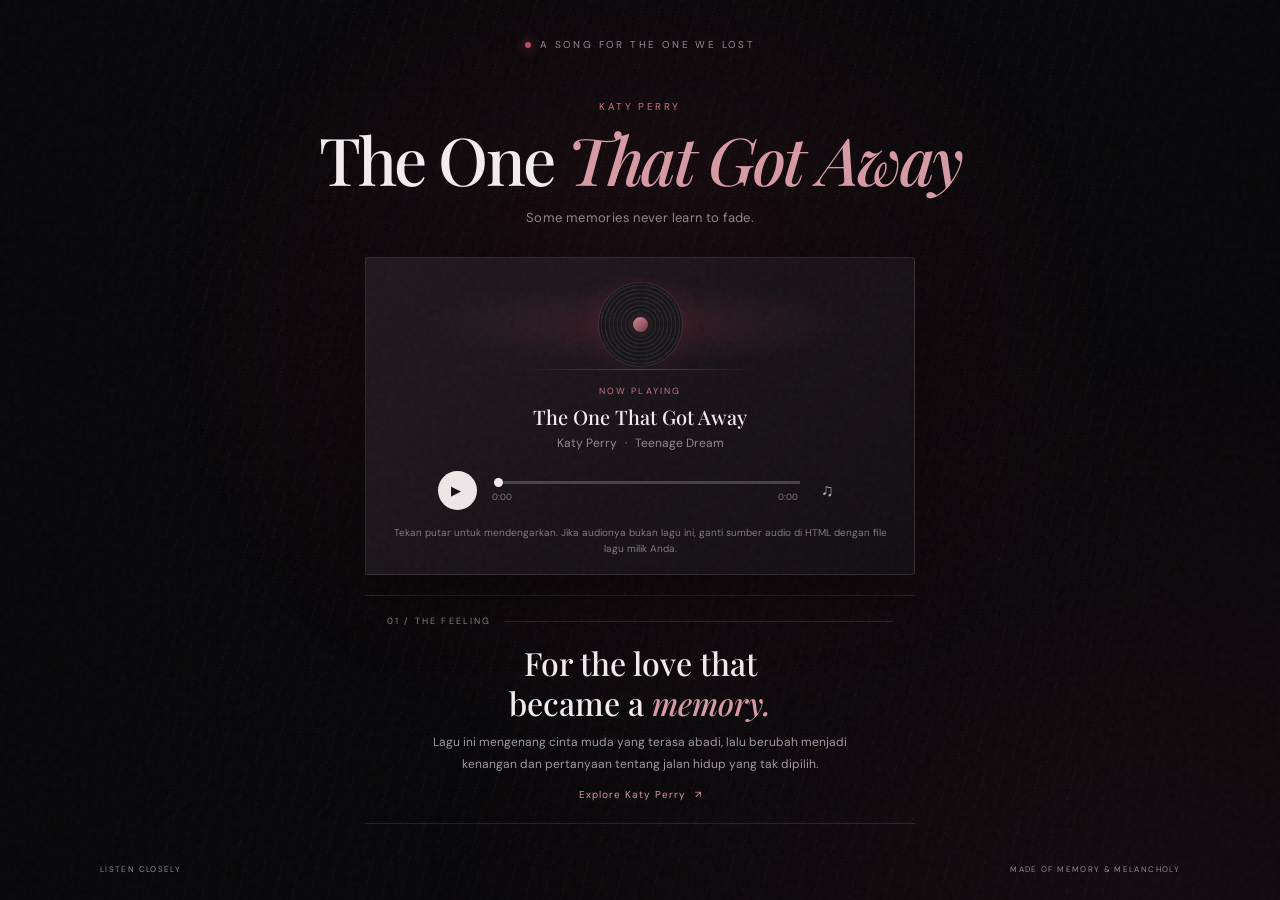
<file: index.html>
<!DOCTYPE html>
<html lang="id">
<head>
  <meta charset="UTF-8">
  <meta name="viewport" content="width=device-width, initial-scale=1.0">
  <meta name="theme-color" content="#080709">
  <meta name="description" content="Halaman suasana untuk The One That Got Away — Katy Perry.">
  <title>The One That Got Away — Katy Perry</title>
  <link rel="stylesheet" href="style.css">
</head>
<body>
  <div class="rain" aria-hidden="true"></div>
  <div class="grain" aria-hidden="true"></div>
  <main class="scene">
    <div class="eyebrow"><span class="status-dot"></span> A SONG FOR THE ONE WE LOST</div>
    <header>
      <p class="artist">KATY PERRY</p>
      <h1>The One <span>That Got Away</span></h1>
      <p class="subtitle">Some memories never learn to fade.</p>
    </header>

    <section class="player-card" aria-label="Pemutar musik">
      <div class="record-art" aria-hidden="true"><div class="record"><span></span></div><div class="art-glow"></div></div>
      <div class="track-meta">
        <p class="track-label">NOW PLAYING</p>
        <h2>The One That Got Away</h2>
        <p>Katy Perry <span class="separator">·</span> Teenage Dream</p>
      </div>
      <audio id="audio" preload="metadata">
        <source src="assets/music.mp3" type="audio/mpeg">
      </audio>
      <div class="audio-controls">
        <button id="playButton" class="play-button" type="button" aria-label="Putar"><span id="playIcon">▶</span></button>
        <div class="timeline-wrap">
          <input id="seek" type="range" min="0" max="100" value="0" aria-label="Posisi lagu">
          <div class="times"><span id="currentTime">0:00</span><span id="duration">0:00</span></div>
        </div>
        <button id="muteButton" class="icon-button" type="button" aria-label="Bisukan suara">♫</button>
      </div>
      <p id="audioNotice" class="audio-notice">Tekan putar untuk mendengarkan. Jika audionya bukan lagu ini, ganti sumber audio di HTML dengan file lagu milik Anda.</p>
    </section>

    <section class="lyric-card">
      <div class="section-heading"><span>01 / THE FEELING</span><i></i></div>
      <h2>For the love that<br>became a <em>memory.</em></h2>
      <p>Lagu ini mengenang cinta muda yang terasa abadi, lalu berubah menjadi kenangan dan pertanyaan tentang jalan hidup yang tak dipilih.</p>
      <a href="https://www.katyperry.com/" target="_blank" rel="noopener noreferrer">Explore Katy Perry <span>↗</span></a>
    </section>
    <footer><span>LISTEN CLOSELY</span><span>MADE OF MEMORY &amp; MELANCHOLY</span></footer>
  </main>
  <script src="script.js"></script>
</body>
</html>
</file>
<file: style.css>
@import url('https://fonts.googleapis.com/css2?family=DM+Sans:wght@400;500;600&family=Playfair+Display:ital,wght@0,500;0,600;1,500&display=swap');

:root{color-scheme:dark;--ink:#f2edef;--muted:#928a91;--red:#b44d60}
*{box-sizing:border-box}
body{margin:0;min-height:100vh;background:#080709;color:var(--ink);font-family:'DM Sans',sans-serif;overflow-x:hidden}
body:before{content:"";position:fixed;inset:0;pointer-events:none;background:radial-gradient(ellipse at 50% 37%,rgba(89,26,41,.25),transparent 52%),radial-gradient(ellipse at 90% 100%,rgba(68,28,43,.18),transparent 45%);z-index:-2}
.rain{position:fixed;inset:-50% 0 0;z-index:-1;pointer-events:none;opacity:.24;background-image:linear-gradient(105deg,transparent 0 48%,rgba(205,198,205,.35) 49%,transparent 50%);background-size:18px 45px;animation:rain 1.2s linear infinite;mask-image:linear-gradient(90deg,transparent,#000 15%,#000 85%,transparent)}
@keyframes rain{to{transform:translateY(45px)}}
.grain{position:fixed;inset:0;pointer-events:none;opacity:.07;z-index:2;background-image:url("data:image/svg+xml,%3Csvg viewBox='0 0 180 180' xmlns='http://www.w3.org/2000/svg'%3E%3Cfilter id='n'%3E%3CfeTurbulence type='fractalNoise' baseFrequency='.9' numOctaves='3' stitchTiles='stitch'/%3E%3C/filter%3E%3Crect width='100%25' height='100%25' filter='url(%23n)' opacity='.45'/%3E%3C/svg%3E")}
.scene{width:min(100% - 48px,1080px);min-height:100vh;margin:auto;display:flex;flex-direction:column;align-items:center;padding:38px 0 26px;position:relative}
.eyebrow,.artist,.track-label,.section-heading,footer{font-size:10px;letter-spacing:.24em;color:var(--muted)}
.eyebrow{display:flex;align-items:center;gap:9px}.status-dot{width:6px;height:6px;background:var(--red);border-radius:50%;box-shadow:0 0 12px var(--red)}
header{text-align:center;margin:49px 0 31px}.artist{color:#c57583;margin:0 0 12px}h1{font:500 clamp(38px,7vw,66px)/1.05 'Playfair Display',serif;letter-spacing:-.04em;margin:0}h1 span{font-style:italic;color:#d79aa4}.subtitle{color:var(--muted);font-size:13px;letter-spacing:.03em;margin:15px 0 0}
.player-card{width:min(100%,550px);position:relative;padding:20px 23px 17px;border:1px solid rgba(255,255,255,.1);background:linear-gradient(135deg,rgba(34,28,33,.9),rgba(18,15,19,.94));box-shadow:0 18px 70px rgba(0,0,0,.48);border-radius:3px}
.record-art{height:92px;position:relative;display:flex;justify-content:center;align-items:center;margin-bottom:15px;overflow:hidden;background:radial-gradient(ellipse,rgba(134,51,70,.24),transparent 62%)}
.record{width:83px;height:83px;border-radius:50%;display:grid;place-items:center;background:repeating-radial-gradient(circle,#171519 0 2px,#272328 3px 4px);box-shadow:0 0 0 1px rgba(255,255,255,.08),0 0 30px rgba(161,61,81,.17);animation:spin 8s linear infinite;animation-play-state:paused}
.record.playing{animation-play-state:running}.record span{width:25px;height:25px;border-radius:50%;background:linear-gradient(140deg,#cf8e98,#733542);border:5px solid #241b20}
@keyframes spin{to{transform:rotate(360deg)}}.art-glow{position:absolute;width:240px;height:1px;background:linear-gradient(90deg,transparent,rgba(209,130,144,.34),transparent);bottom:0}
.track-meta{text-align:center}.track-label{font-size:9px;color:#c57583;margin:0 0 6px}.track-meta h2{font:500 20px 'Playfair Display',serif;margin:0}.track-meta>p:last-child{font-size:12px;color:var(--muted);margin:5px 0 0}.separator{padding:0 5px;color:#bc7380}
.audio-controls{display:flex;align-items:center;gap:15px;margin:20px auto 0;max-width:405px}.play-button,.icon-button{border:0;color:var(--ink);cursor:pointer;display:grid;place-items:center}.play-button{width:39px;height:39px;border-radius:50%;background:#eee6e8;color:#171216;font-size:13px;padding-left:3px;flex:none;transition:transform .2s,background .2s}.play-button:hover{transform:scale(1.07);background:#fff}.icon-button{width:30px;height:30px;background:transparent;color:#b9aeb4;font-size:17px}
.timeline-wrap{flex:1}.timeline-wrap input{width:100%;height:3px;display:block;appearance:none;background:linear-gradient(to right,#c57583 0%,#c57583 var(--progress,0%),rgba(255,255,255,.2) var(--progress,0%),rgba(255,255,255,.2) 100%);outline:none;cursor:pointer}.timeline-wrap input::-webkit-slider-thumb{appearance:none;width:9px;height:9px;border-radius:50%;background:#f4e9eb}.timeline-wrap input::-moz-range-thumb{width:9px;height:9px;border:0;border-radius:50%;background:#f4e9eb}.times{display:flex;justify-content:space-between;color:#817880;font-size:9px;margin-top:7px}
.audio-notice{text-align:center;color:#827982;font-size:10px;line-height:1.6;margin:15px 0 0}
.lyric-card{width:min(100%,550px);margin-top:20px;padding:19px 22px 20px;border-top:1px solid rgba(255,255,255,.11);border-bottom:1px solid rgba(255,255,255,.11);text-align:center}
.section-heading{display:flex;align-items:center;gap:12px;font-size:9px;text-align:left}.section-heading i{height:1px;background:rgba(255,255,255,.13);flex:1}
.lyric-card h2{font:500 clamp(24px,4vw,32px)/1.25 'Playfair Display',serif;margin:16px 0 9px}.lyric-card h2 em{color:#d79aa4}.lyric-card>p{max-width:420px;margin:0 auto;color:#a29aa0;font-size:12px;line-height:1.8}.lyric-card a{display:inline-block;margin-top:13px;color:#d89aa4;font-size:10px;letter-spacing:.1em;text-decoration:none}.lyric-card a span{margin-left:5px}
footer{width:100%;display:flex;justify-content:space-between;margin-top:auto;padding-top:28px;font-size:8px;letter-spacing:.17em}
@media(max-width:560px){.scene{width:calc(100% - 32px);padding-top:27px}.eyebrow{font-size:8px}header{margin:54px 0 28px}.player-card{padding:18px 15px 15px}.lyric-card{padding-inline:5px}footer{font-size:7px;gap:12px}footer span:last-child{text-align:right}}
@media(prefers-reduced-motion:reduce){*,*:before,*:after{animation-duration:.01ms!important;animation-iteration-count:1!important;scroll-behavior:auto!important}}
</file>
<file: site/style.css>
@import url('https://fonts.googleapis.com/css2?family=DM+Sans:wght@400;500;600&family=Playfair+Display:ital,wght@0,500;0,600;1,500&display=swap');

:root{color-scheme:dark;--ink:#f2edef;--muted:#928a91;--red:#b44d60}
*{box-sizing:border-box}
body{margin:0;min-height:100vh;background:#080709;color:var(--ink);font-family:'DM Sans',sans-serif;overflow-x:hidden}
body:before{content:"";position:fixed;inset:0;pointer-events:none;background:radial-gradient(ellipse at 50% 37%,rgba(89,26,41,.25),transparent 52%),radial-gradient(ellipse at 90% 100%,rgba(68,28,43,.18),transparent 45%);z-index:-2}
.rain{position:fixed;inset:-50% 0 0;z-index:-1;pointer-events:none;opacity:.24;background-image:linear-gradient(105deg,transparent 0 48%,rgba(205,198,205,.35) 49%,transparent 50%);background-size:18px 45px;animation:rain 1.2s linear infinite;mask-image:linear-gradient(90deg,transparent,#000 15%,#000 85%,transparent)}
@keyframes rain{to{transform:translateY(45px)}}
.grain{position:fixed;inset:0;pointer-events:none;opacity:.07;z-index:2;background-image:url("data:image/svg+xml,%3Csvg viewBox='0 0 180 180' xmlns='http://www.w3.org/2000/svg'%3E%3Cfilter id='n'%3E%3CfeTurbulence type='fractalNoise' baseFrequency='.9' numOctaves='3' stitchTiles='stitch'/%3E%3C/filter%3E%3Crect width='100%25' height='100%25' filter='url(%23n)' opacity='.45'/%3E%3C/svg%3E")}
.scene{width:min(100% - 48px,1080px);min-height:100vh;margin:auto;display:flex;flex-direction:column;align-items:center;padding:38px 0 26px;position:relative}
.eyebrow,.artist,.track-label,.section-heading,footer{font-size:10px;letter-spacing:.24em;color:var(--muted)}
.eyebrow{display:flex;align-items:center;gap:9px}.status-dot{width:6px;height:6px;background:var(--red);border-radius:50%;box-shadow:0 0 12px var(--red)}
header{text-align:center;margin:49px 0 31px}.artist{color:#c57583;margin:0 0 12px}h1{font:500 clamp(38px,7vw,66px)/1.05 'Playfair Display',serif;letter-spacing:-.04em;margin:0}h1 span{font-style:italic;color:#d79aa4}.subtitle{color:var(--muted);font-size:13px;letter-spacing:.03em;margin:15px 0 0}
.player-card{width:min(100%,550px);position:relative;padding:20px 23px 17px;border:1px solid rgba(255,255,255,.1);background:linear-gradient(135deg,rgba(34,28,33,.9),rgba(18,15,19,.94));box-shadow:0 18px 70px rgba(0,0,0,.48);border-radius:3px}
.record-art{height:92px;position:relative;display:flex;justify-content:center;align-items:center;margin-bottom:15px;overflow:hidden;background:radial-gradient(ellipse,rgba(134,51,70,.24),transparent 62%)}
.record{width:83px;height:83px;border-radius:50%;display:grid;place-items:center;background:repeating-radial-gradient(circle,#171519 0 2px,#272328 3px 4px);box-shadow:0 0 0 1px rgba(255,255,255,.08),0 0 30px rgba(161,61,81,.17);animation:spin 8s linear infinite;animation-play-state:paused}
.record.playing{animation-play-state:running}.record span{width:25px;height:25px;border-radius:50%;background:linear-gradient(140deg,#cf8e98,#733542);border:5px solid #241b20}
@keyframes spin{to{transform:rotate(360deg)}}.art-glow{position:absolute;width:240px;height:1px;background:linear-gradient(90deg,transparent,rgba(209,130,144,.34),transparent);bottom:0}
.track-meta{text-align:center}.track-label{font-size:9px;color:#c57583;margin:0 0 6px}.track-meta h2{font:500 20px 'Playfair Display',serif;margin:0}.track-meta>p:last-child{font-size:12px;color:var(--muted);margin:5px 0 0}.separator{padding:0 5px;color:#bc7380}
.audio-controls{display:flex;align-items:center;gap:15px;margin:20px auto 0;max-width:405px}.play-button,.icon-button{border:0;color:var(--ink);cursor:pointer;display:grid;place-items:center}.play-button{width:39px;height:39px;border-radius:50%;background:#eee6e8;color:#171216;font-size:13px;padding-left:3px;flex:none;transition:transform .2s,background .2s}.play-button:hover{transform:scale(1.07);background:#fff}.icon-button{width:30px;height:30px;background:transparent;color:#b9aeb4;font-size:17px}
.timeline-wrap{flex:1}.timeline-wrap input{width:100%;height:3px;display:block;appearance:none;background:linear-gradient(to right,#c57583 0%,#c57583 var(--progress,0%),rgba(255,255,255,.2) var(--progress,0%),rgba(255,255,255,.2) 100%);outline:none;cursor:pointer}.timeline-wrap input::-webkit-slider-thumb{appearance:none;width:9px;height:9px;border-radius:50%;background:#f4e9eb}.timeline-wrap input::-moz-range-thumb{width:9px;height:9px;border:0;border-radius:50%;background:#f4e9eb}.times{display:flex;justify-content:space-between;color:#817880;font-size:9px;margin-top:7px}
.audio-notice{text-align:center;color:#827982;font-size:10px;line-height:1.6;margin:15px 0 0}
.lyric-card{width:min(100%,550px);margin-top:20px;padding:19px 22px 20px;border-top:1px solid rgba(255,255,255,.11);border-bottom:1px solid rgba(255,255,255,.11);text-align:center}
.section-heading{display:flex;align-items:center;gap:12px;font-size:9px;text-align:left}.section-heading i{height:1px;background:rgba(255,255,255,.13);flex:1}
.lyric-card h2{font:500 clamp(24px,4vw,32px)/1.25 'Playfair Display',serif;margin:16px 0 9px}.lyric-card h2 em{color:#d79aa4}.lyric-card>p{max-width:420px;margin:0 auto;color:#a29aa0;font-size:12px;line-height:1.8}.lyric-card a{display:inline-block;margin-top:13px;color:#d89aa4;font-size:10px;letter-spacing:.1em;text-decoration:none}.lyric-card a span{margin-left:5px}
footer{width:100%;display:flex;justify-content:space-between;margin-top:auto;padding-top:28px;font-size:8px;letter-spacing:.17em}
@media(max-width:560px){.scene{width:calc(100% - 32px);padding-top:27px}.eyebrow{font-size:8px}header{margin:54px 0 28px}.player-card{padding:18px 15px 15px}.lyric-card{padding-inline:5px}footer{font-size:7px;gap:12px}footer span:last-child{text-align:right}}
@media(prefers-reduced-motion:reduce){*,*:before,*:after{animation-duration:.01ms!important;animation-iteration-count:1!important;scroll-behavior:auto!important}}
</file>
